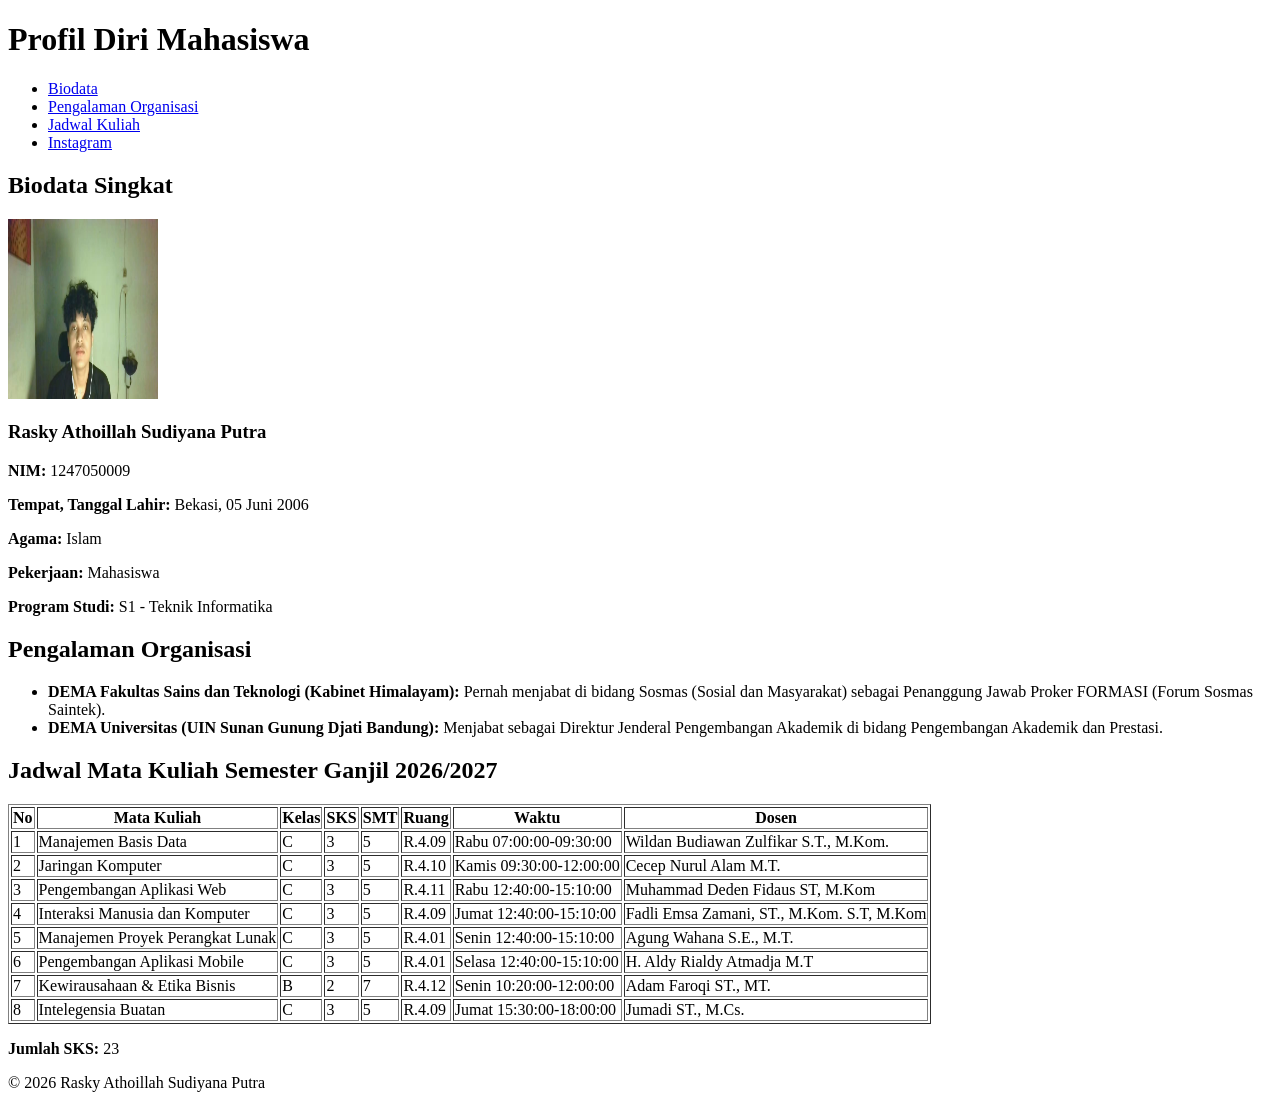
<file: Profil Diri/profil.html>
<!DOCTYPE html>
<html lang="id">
<head>
    <meta charset="UTF-8">
    <meta name="viewport" content="width=device-width, initial-scale=1.0">
    
    <!-- Metadata Utama -->
    <title>Profil Diri - Rasky Athoillah Sudiyana Putra</title>
    <meta name="description" content="Halaman profil resmi Rasky Athoillah Sudiyana Putra, mahasiswa Teknik Informatika UIN Sunan Gunung Djati Bandung serta informasi akademik dan organisasi.">
    
    <!-- Open Graph (OG) Metadata -->
    <meta property="og:title" content="Profil Diri - Rasky Athoillah Sudiyana Putra">
    <meta property="og:description" content="Kenali lebih dekat Rasky Athoillah Sudiyana Putra, mahasiswa Teknik Informatika UIN Sunan Gunung Djati Bandung dan pengurus DEMA.">
    <meta property="og:image" content="foto-profil.jpg">
</head>
<body>

    <header>
        <h1>Profil Diri Mahasiswa</h1>
    </header>

    <nav>
        <ul>
            <li><a href="#biodata">Biodata</a></li>
            <li><a href="#organisasi">Pengalaman Organisasi</a></li>
            <li><a href="#jadwal">Jadwal Kuliah</a></li>
            <li><a href="https://www.instagram.com/raskyy_a?stkn=bTk2MmthOW1ybmd1&utm_source=qr" target="_blank">Instagram</a></li>
        </ul>
    </nav>

    <main>
        <section id="biodata">
            <h2>Biodata Singkat</h2>
            <img src="../Profil Diri/WhatsApp Image 2026-09-15 at 23.52.39.jpeg" alt="Foto Rasky Athoillah Sudiyana Putra" width="150" height="180">
            <h3>Rasky Athoillah Sudiyana Putra</h3>
            <p><strong>NIM:</strong> 1247050009</p>
            <p><strong>Tempat, Tanggal Lahir:</strong> Bekasi, 05 Juni 2006</p>
            <p><strong>Agama:</strong> Islam</p>
            <p><strong>Pekerjaan:</strong> Mahasiswa</p>
            <p><strong>Program Studi:</strong> S1 - Teknik Informatika</p>
        </section>

        <section id="organisasi">
            <h2>Pengalaman Organisasi</h2>
            <ul>
                <li>
                    <strong>DEMA Fakultas Sains dan Teknologi (Kabinet Himalayam):</strong> 
                    Pernah menjabat di bidang Sosmas (Sosial dan Masyarakat) sebagai Penanggung Jawab Proker FORMASI (Forum Sosmas Saintek).
                </li>
                <li>
                    <strong>DEMA Universitas (UIN Sunan Gunung Djati Bandung):</strong> 
                    Menjabat sebagai Direktur Jenderal Pengembangan Akademik di bidang Pengembangan Akademik dan Prestasi.
                </li>
            </ul>
        </section>

        <section id="jadwal">
            <h2>Jadwal Mata Kuliah Semester Ganjil 2026/2027</h2>
            <table border="1">
                <thead>
                    <tr>
                        <th>No</th>
                        <th>Mata Kuliah</th>
                        <th>Kelas</th>
                        <th>SKS</th>
                        <th>SMT</th>
                        <th>Ruang</th>
                        <th>Waktu</th>
                        <th>Dosen</th>
                    </tr>
                </thead>
                <tbody>
                    <tr>
                        <td>1</td>
                        <td>Manajemen Basis Data</td>
                        <td>C</td>
                        <td>3</td>
                        <td>5</td>
                        <td>R.4.09</td>
                        <td>Rabu 07:00:00-09:30:00</td>
                        <td>Wildan Budiawan Zulfikar S.T., M.Kom.</td>
                    </tr>
                    <tr>
                        <td>2</td>
                        <td>Jaringan Komputer</td>
                        <td>C</td>
                        <td>3</td>
                        <td>5</td>
                        <td>R.4.10</td>
                        <td>Kamis 09:30:00-12:00:00</td>
                        <td>Cecep Nurul Alam M.T.</td>
                    </tr>
                    <tr>
                        <td>3</td>
                        <td>Pengembangan Aplikasi Web</td>
                        <td>C</td>
                        <td>3</td>
                        <td>5</td>
                        <td>R.4.11</td>
                        <td>Rabu 12:40:00-15:10:00</td>
                        <td>Muhammad Deden Fidaus ST, M.Kom</td>
                    </tr>
                    <tr>
                        <td>4</td>
                        <td>Interaksi Manusia dan Komputer</td>
                        <td>C</td>
                        <td>3</td>
                        <td>5</td>
                        <td>R.4.09</td>
                        <td>Jumat 12:40:00-15:10:00</td>
                        <td>Fadli Emsa Zamani, ST., M.Kom. S.T, M.Kom</td>
                    </tr>
                    <tr>
                        <td>5</td>
                        <td>Manajemen Proyek Perangkat Lunak</td>
                        <td>C</td>
                        <td>3</td>
                        <td>5</td>
                        <td>R.4.01</td>
                        <td>Senin 12:40:00-15:10:00</td>
                        <td>Agung Wahana S.E., M.T.</td>
                    </tr>
                    <tr>
                        <td>6</td>
                        <td>Pengembangan Aplikasi Mobile</td>
                        <td>C</td>
                        <td>3</td>
                        <td>5</td>
                        <td>R.4.01</td>
                        <td>Selasa 12:40:00-15:10:00</td>
                        <td>H. Aldy Rialdy Atmadja M.T</td>
                    </tr>
                    <tr>
                        <td>7</td>
                        <td>Kewirausahaan & Etika Bisnis</td>
                        <td>B</td>
                        <td>2</td>
                        <td>7</td>
                        <td>R.4.12</td>
                        <td>Senin 10:20:00-12:00:00</td>
                        <td>Adam Faroqi ST., MT.</td>
                    </tr>
                    <tr>
                        <td>8</td>
                        <td>Intelegensia Buatan</td>
                        <td>C</td>
                        <td>3</td>
                        <td>5</td>
                        <td>R.4.09</td>
                        <td>Jumat 15:30:00-18:00:00</td>
                        <td>Jumadi ST., M.Cs.</td>
                    </tr>
                </tbody>
            </table>
            <p><strong>Jumlah SKS:</strong> 23</p>
        </section>
    </main>

    <footer>
        <p>&copy; 2026 Rasky Athoillah Sudiyana Putra</p>
    </footer>

</body>
</html>
</file>
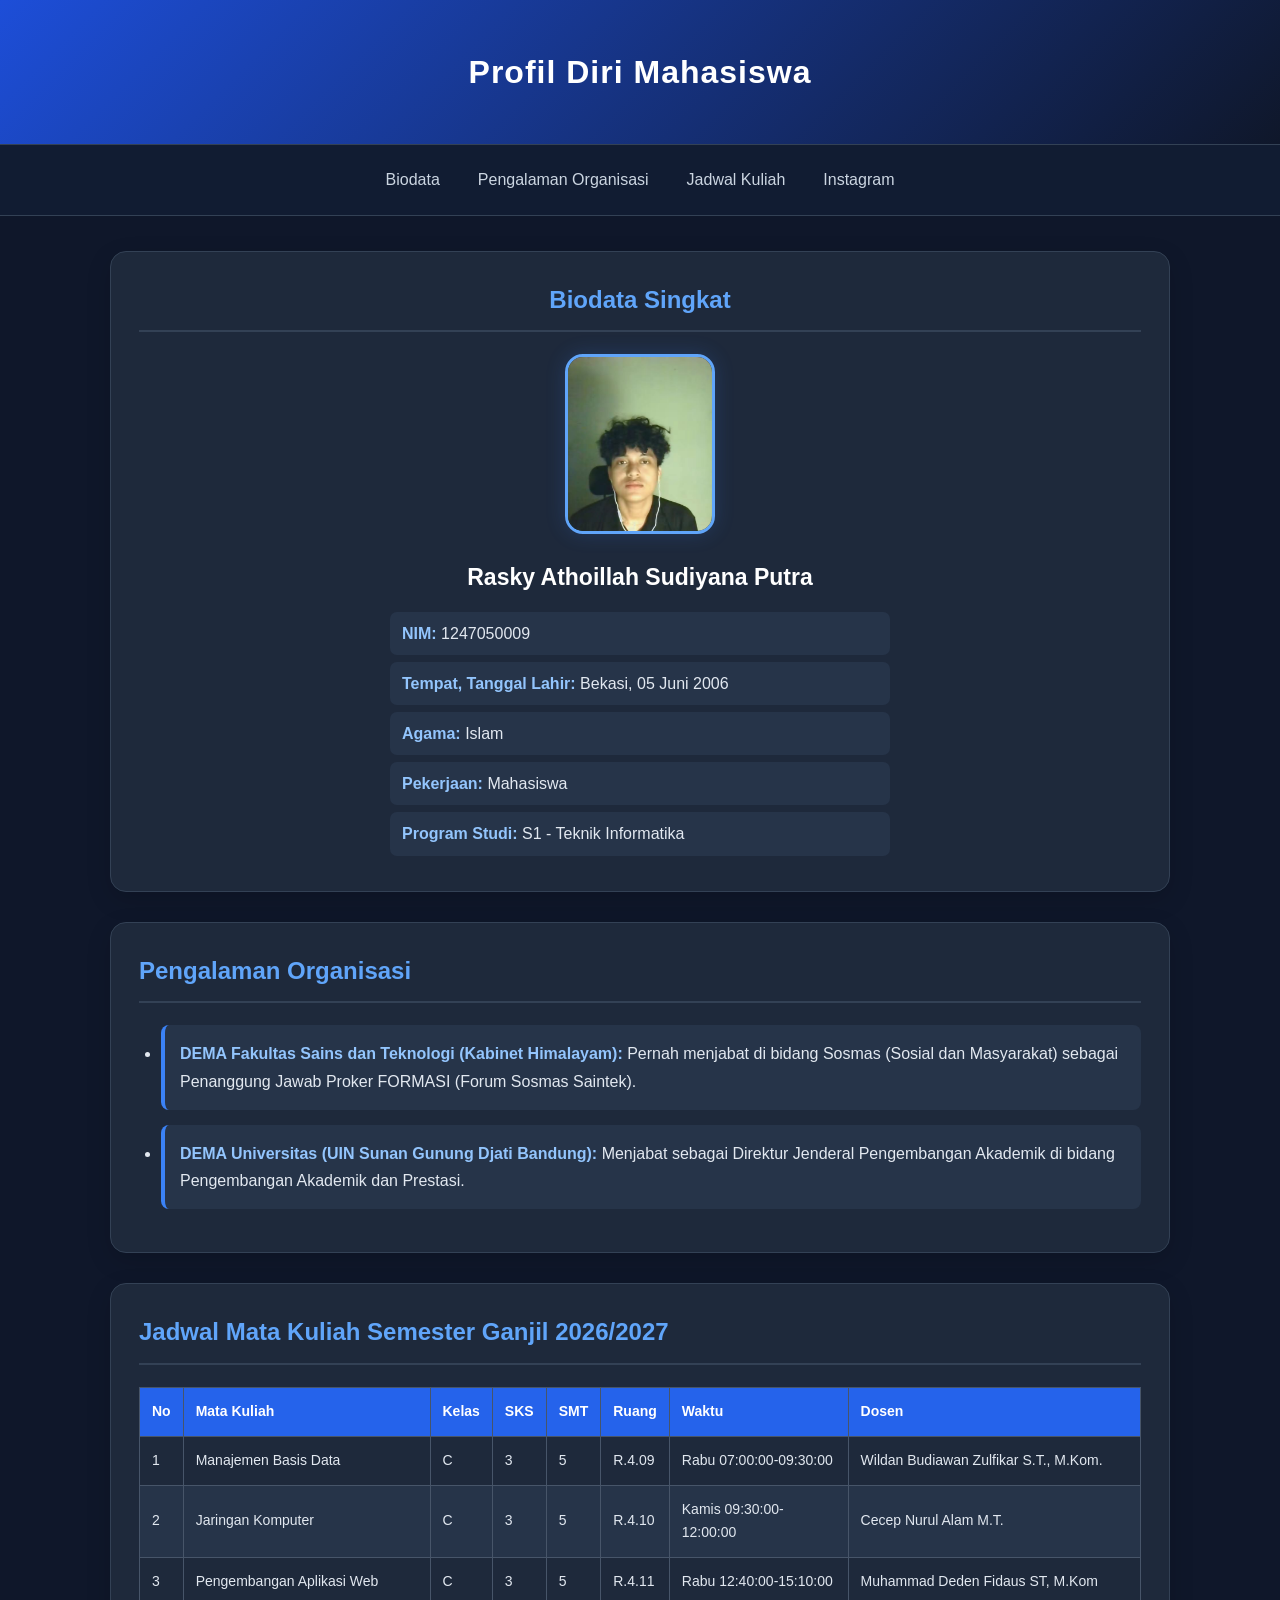
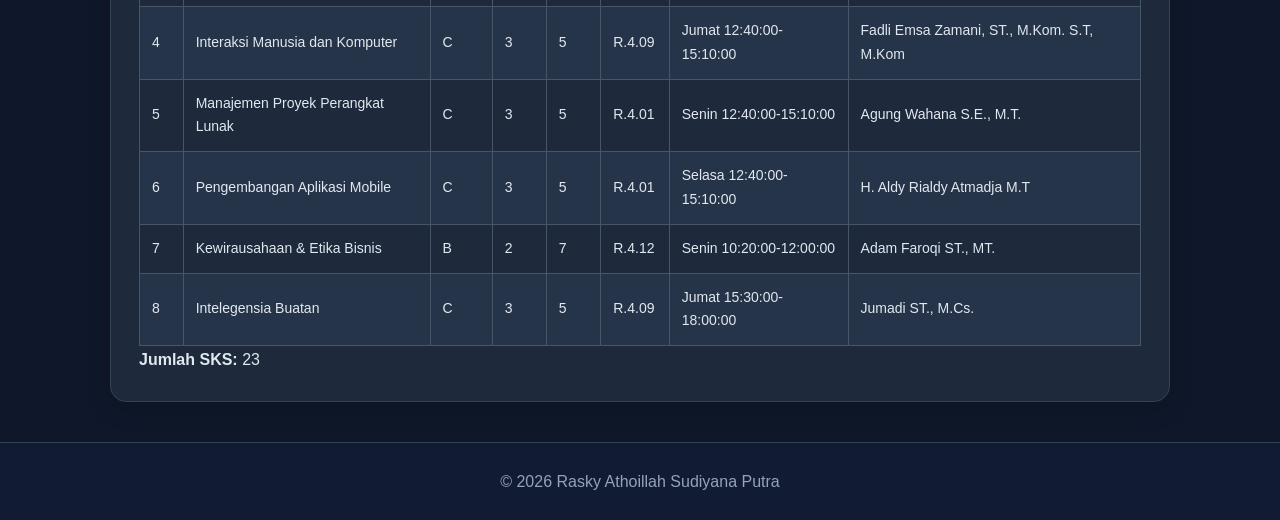
<file: ProfilDiri/profil.html>
<!DOCTYPE html>
<html lang="id">
<head>
    <meta charset="UTF-8">
    <meta name="viewport" content="width=device-width, initial-scale=1.0">
    
    <!-- Metadata Utama -->
    <title>Profil Diri - Rasky Athoillah Sudiyana Putra</title>
    <meta name="description" content="Halaman profil resmi Rasky Athoillah Sudiyana Putra, mahasiswa Teknik Informatika UIN Sunan Gunung Djati Bandung serta informasi akademik dan organisasi.">
    
    <!-- Open Graph (OG) Metadata -->
    <meta property="og:title" content="Profil Diri - Rasky Athoillah Sudiyana Putra">
    <meta property="og:description" content="Kenali lebih dekat Rasky Athoillah Sudiyana Putra, mahasiswa Teknik Informatika UIN Sunan Gunung Djati Bandung dan pengurus DEMA.">
    <meta property="og:image" content="foto-profil.jpg">

    <link rel="stylesheet" href="/ProfilDiri/style.css">
</head>
<body>

    <header>
        <h1>Profil Diri Mahasiswa</h1>
    </header>

    <nav>
        <ul>
            <li><a href="#biodata">Biodata</a></li>
            <li><a href="#organisasi">Pengalaman Organisasi</a></li>
            <li><a href="#jadwal">Jadwal Kuliah</a></li>
            <li><a href="https://www.instagram.com/raskyy_a?stkn=bTk2MmthOW1ybmd1&utm_source=qr" target="_blank">Instagram</a></li>
        </ul>
    </nav>

    <main>
        <section id="biodata">
            <h2>Biodata Singkat</h2>
            <img src="/ProfilDiri/WhatsApp Image 2026-09-15 at 23.52.39.jpeg" alt="Foto Rasky Athoillah Sudiyana Putra" width="150" height="180">
            <h3>Rasky Athoillah Sudiyana Putra</h3>
            <p><strong>NIM:</strong> 1247050009</p>
            <p><strong>Tempat, Tanggal Lahir:</strong> Bekasi, 05 Juni 2006</p>
            <p><strong>Agama:</strong> Islam</p>
            <p><strong>Pekerjaan:</strong> Mahasiswa</p>
            <p><strong>Program Studi:</strong> S1 - Teknik Informatika</p>
        </section>

        <section id="organisasi">
            <h2>Pengalaman Organisasi</h2>
            <ul>
                <li>
                    <strong>DEMA Fakultas Sains dan Teknologi (Kabinet Himalayam):</strong> 
                    Pernah menjabat di bidang Sosmas (Sosial dan Masyarakat) sebagai Penanggung Jawab Proker FORMASI (Forum Sosmas Saintek).
                </li>
                <li>
                    <strong>DEMA Universitas (UIN Sunan Gunung Djati Bandung):</strong> 
                    Menjabat sebagai Direktur Jenderal Pengembangan Akademik di bidang Pengembangan Akademik dan Prestasi.
                </li>
            </ul>
        </section>

        <section id="jadwal">
            <h2>Jadwal Mata Kuliah Semester Ganjil 2026/2027</h2>
            <table border="1">
                <thead>
                    <tr>
                        <th>No</th>
                        <th>Mata Kuliah</th>
                        <th>Kelas</th>
                        <th>SKS</th>
                        <th>SMT</th>
                        <th>Ruang</th>
                        <th>Waktu</th>
                        <th>Dosen</th>
                    </tr>
                </thead>
                <tbody>
                    <tr>
                        <td>1</td>
                        <td>Manajemen Basis Data</td>
                        <td>C</td>
                        <td>3</td>
                        <td>5</td>
                        <td>R.4.09</td>
                        <td>Rabu 07:00:00-09:30:00</td>
                        <td>Wildan Budiawan Zulfikar S.T., M.Kom.</td>
                    </tr>
                    <tr>
                        <td>2</td>
                        <td>Jaringan Komputer</td>
                        <td>C</td>
                        <td>3</td>
                        <td>5</td>
                        <td>R.4.10</td>
                        <td>Kamis 09:30:00-12:00:00</td>
                        <td>Cecep Nurul Alam M.T.</td>
                    </tr>
                    <tr>
                        <td>3</td>
                        <td>Pengembangan Aplikasi Web</td>
                        <td>C</td>
                        <td>3</td>
                        <td>5</td>
                        <td>R.4.11</td>
                        <td>Rabu 12:40:00-15:10:00</td>
                        <td>Muhammad Deden Fidaus ST, M.Kom</td>
                    </tr>
                    <tr>
                        <td>4</td>
                        <td>Interaksi Manusia dan Komputer</td>
                        <td>C</td>
                        <td>3</td>
                        <td>5</td>
                        <td>R.4.09</td>
                        <td>Jumat 12:40:00-15:10:00</td>
                        <td>Fadli Emsa Zamani, ST., M.Kom. S.T, M.Kom</td>
                    </tr>
                    <tr>
                        <td>5</td>
                        <td>Manajemen Proyek Perangkat Lunak</td>
                        <td>C</td>
                        <td>3</td>
                        <td>5</td>
                        <td>R.4.01</td>
                        <td>Senin 12:40:00-15:10:00</td>
                        <td>Agung Wahana S.E., M.T.</td>
                    </tr>
                    <tr>
                        <td>6</td>
                        <td>Pengembangan Aplikasi Mobile</td>
                        <td>C</td>
                        <td>3</td>
                        <td>5</td>
                        <td>R.4.01</td>
                        <td>Selasa 12:40:00-15:10:00</td>
                        <td>H. Aldy Rialdy Atmadja M.T</td>
                    </tr>
                    <tr>
                        <td>7</td>
                        <td>Kewirausahaan & Etika Bisnis</td>
                        <td>B</td>
                        <td>2</td>
                        <td>7</td>
                        <td>R.4.12</td>
                        <td>Senin 10:20:00-12:00:00</td>
                        <td>Adam Faroqi ST., MT.</td>
                    </tr>
                    <tr>
                        <td>8</td>
                        <td>Intelegensia Buatan</td>
                        <td>C</td>
                        <td>3</td>
                        <td>5</td>
                        <td>R.4.09</td>
                        <td>Jumat 15:30:00-18:00:00</td>
                        <td>Jumadi ST., M.Cs.</td>
                    </tr>
                </tbody>
            </table>
            <p><strong>Jumlah SKS:</strong> 23</p>
        </section>
    </main>

    <footer>
        <p>&copy; 2026 Rasky Athoillah Sudiyana Putra</p>
    </footer>

</body>
</html>
</file>
<file: ProfilDiri/style.css>
* {
            margin: 0;
            padding: 0;
            box-sizing: border-box;
            scroll-behavior: smooth;
        }

        body {
            font-family: 'Segoe UI', Arial, sans-serif;
            background: #0f172a;
            color: #e2e8f0;
            line-height: 1.7;
        }

        /* HEADER */
        header {
            text-align: center;
            padding: 45px 20px;
            background: linear-gradient(135deg, #1d4ed8, #0f172a);
            border-bottom: 1px solid #334155;
        }

        header h1 {
            font-size: 32px;
            color: white;
            letter-spacing: 1px;
        }

        header p {
            color: #bfdbfe;
            margin-top: 8px;
        }

        /* NAVBAR */
        nav {
            background: #111c32;
            position: sticky;
            top: 0;
            z-index: 10;
            border-bottom: 1px solid #334155;
        }

        nav ul {
            display: flex;
            justify-content: center;
            flex-wrap: wrap;
            list-style: none;
            gap: 8px;
            padding: 12px;
        }

        nav a {
            color: #cbd5e1;
            text-decoration: none;
            padding: 9px 15px;
            display: block;
            border-radius: 8px;
            transition: 0.3s;
        }

        nav a:hover {
            background: #2563eb;
            color: white;
        }

        /* KONTEN UTAMA */
        main {
            max-width: 1100px;
            margin: 35px auto;
            padding: 0 20px;
        }

        section {
            background: #1e293b;
            margin-bottom: 30px;
            padding: 28px;
            border-radius: 16px;
            border: 1px solid #334155;
            box-shadow: 0 8px 25px rgba(0, 0, 0, 0.15);
            scroll-margin-top: 90px;
            transition: transform 0.3s, border-color 0.3s;
        }

        section:hover {
            border-color: #3b82f6;
            transform: translateY(-3px);
        }

        h2 {
            color: #60a5fa;
            font-size: 24px;
            margin-bottom: 22px;
            padding-bottom: 10px;
            border-bottom: 2px solid #334155;
        }

        /* BIODATA */
        #biodata {
            text-align: center;
        }

        #biodata img {
            width: 150px;
            height: 180px;
            object-fit: cover;
            border-radius: 18px;
            border: 3px solid #60a5fa;
            margin-bottom: 15px;
            box-shadow: 0 0 20px rgba(59, 130, 246, 0.2);
        }

        #biodata h3 {
            color: white;
            font-size: 23px;
            margin-bottom: 15px;
        }

        #biodata p {
            text-align: left;
            max-width: 500px;
            margin: 7px auto;
            padding: 8px 12px;
            background: #263449;
            border-radius: 7px;
        }

        #biodata strong {
            color: #93c5fd;
        }

        /* ORGANISASI */
        #organisasi ul {
            padding-left: 22px;
        }

        #organisasi li {
            margin-bottom: 15px;
            padding: 15px;
            background: #263449;
            border-left: 4px solid #3b82f6;
            border-radius: 8px;
        }

        #organisasi strong {
            color: #93c5fd;
        }

        /* TABEL JADWAL */
        .table-container {
            width: 100%;
            overflow-x: auto;
            border-radius: 10px;
        }

        table {
            width: 100%;
            min-width: 850px;
            border-collapse: collapse;
            font-size: 14px;
        }

        thead {
            background: #2563eb;
            color: white;
        }

        th, td {
            padding: 12px;
            text-align: left;
            border: 1px solid #475569;
        }

        tbody tr {
            background: #1e293b;
            transition: background 0.2s;
        }

        tbody tr:nth-child(even) {
            background: #263449;
        }

        tbody tr:hover {
            background: #334e75;
        }

        .total-sks {
            margin-top: 18px;
            padding: 12px 16px;
            display: inline-block;
            background: #1d4ed8;
            color: white;
            border-radius: 8px;
            font-weight: bold;
        }

        /* FOOTER */
        footer {
            text-align: center;
            padding: 25px 15px;
            margin-top: 40px;
            background: #111c32;
            color: #94a3b8;
            border-top: 1px solid #334155;
        }

        footer span {
            color: #60a5fa;
        }

        /* RESPONSIVE HP */
        @media (max-width: 600px) {
            header {
                padding: 32px 15px;
            }

            header h1 {
                font-size: 25px;
            }

            nav ul {
                gap: 3px;
            }

            nav a {
                padding: 7px 9px;
                font-size: 13px;
            }

            main {
                padding: 0 12px;
                margin-top: 20px;
            }

            section {
                padding: 18px;
                border-radius: 12px;
            }

            h2 {
                font-size: 21px;
            }

            #biodata h3 {
                font-size: 20px;
            }
          }
</file>
